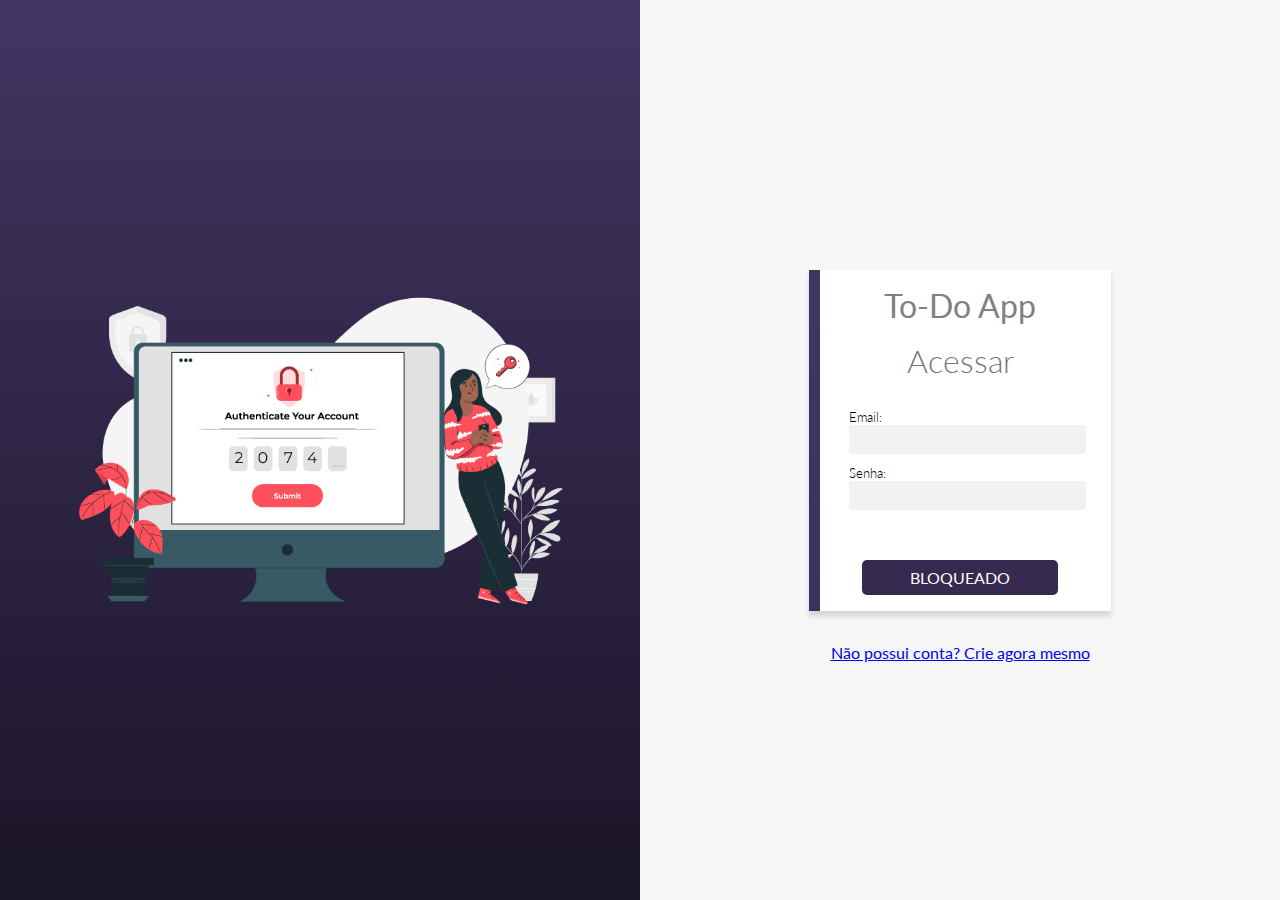
<file: checkpoint2-main/index.html>
<!DOCTYPE html>
<html lang="pt-BR">

<head>
  <meta charset="UTF-8">
  <meta http-equiv="X-UA-Compatible" content="IE=edge">
  <meta name="viewport" content="width=device-width, initial-scale=1.0">
  <title>To-Do App</title>

  <!-- ---------------- estilos compartilhados entre login e signup ---------------- -->
  <link rel="stylesheet" href="styles/acesso.css">
  <link rel="stylesheet" href="styles/spinner.css">

  <!-- ---------------------- lógica aplicada no login ----------------------- -->
</head>

<body>
  <div class="left">
    <img src="./assets/pessoa-login.png" alt="">
  </div>

  <div class="right">
    <form>
      <div class="form-header">
        <p>To-Do App</p>
      </div>
      <h1>Acessar</h1>


      <label>
        Email:
        <input id="inputEmail" type="text">
        <small id="emailValidacao"></small>
      </label>
      <label>
        Senha:
        <input id="inputPassword" type="password">
        <small id="senhaValidacao"></small>
      </label>

      <br>
      <small id="loginValidacao"></small>

      <button id="botaoSalvar" type="submit">Acessar</button>

    </form>
    <div class="ingressar">
      <a href="signup.html">Não possui conta? Crie agora mesmo</a>
    </div>
  </div>

  <script src="scripts/validacoes/utils.js"></script>
  <script src="scripts/login/index.js"></script>
  <script src="scripts/animations/spinner.js"></script>



</body>

</html>
</file>
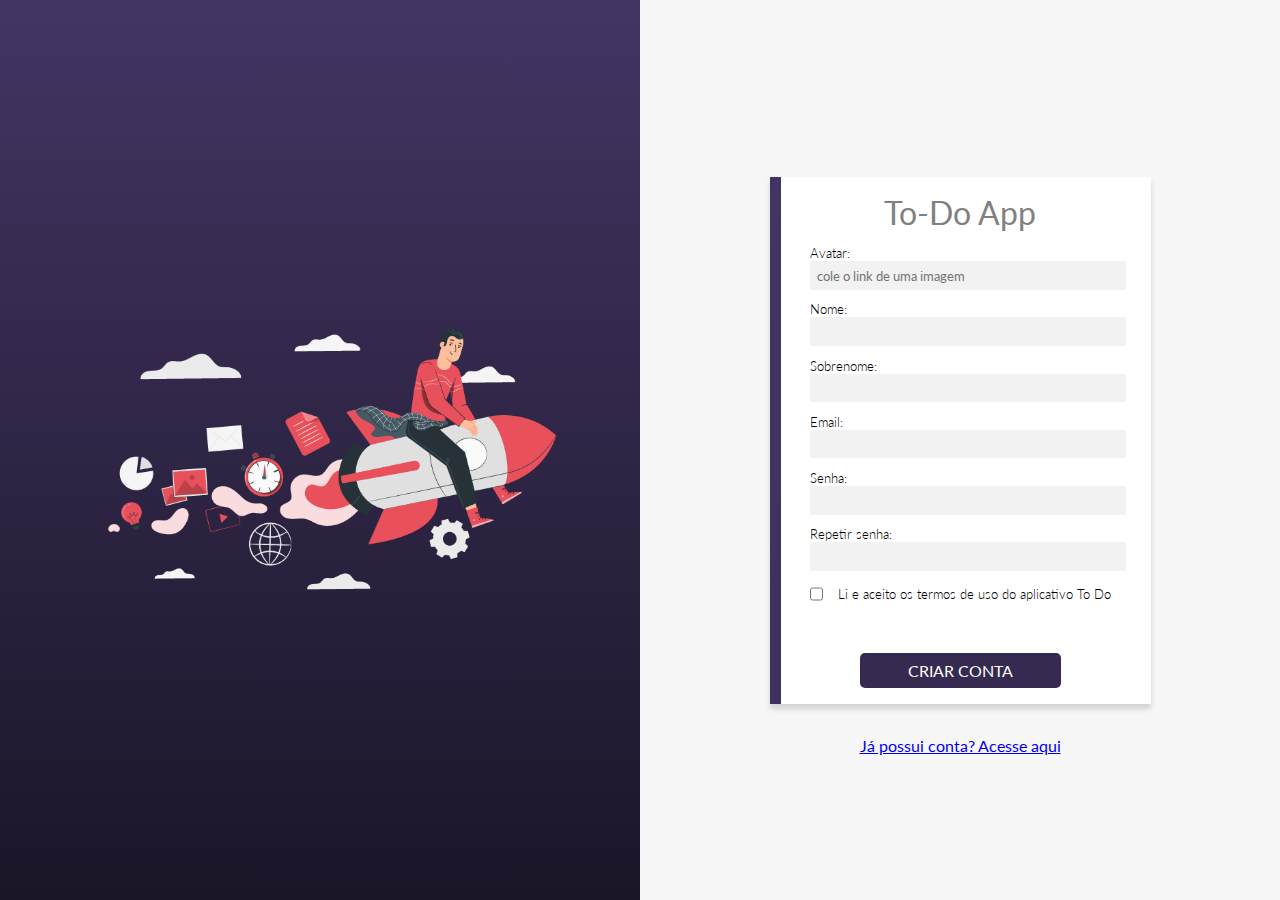
<file: checkpoint2-main/signup.html>
<!DOCTYPE html>
<html lang="pt-BR">

<head>
  <meta charset="UTF-8">
  <meta http-equiv="X-UA-Compatible" content="IE=edge">
  <meta name="viewport" content="width=device-width, initial-scale=1.0">
  <title>To-Do App</title>

  <!-- ---------------- estilos compartilhados entre login e signup ---------------- -->
  <link rel="stylesheet" href="styles/acesso.css">
  <link rel="stylesheet" href="styles/spinner.css">

</head>

<body>

  <div class="left">
    <img src="assets/pessoa-signup.png" alt="">
  </div>
  <div class="right">
    <form>
      <div class="form-header">
        <p>To-Do App</p>
      </div>

      <label>
        Avatar:
        <input id="avatar" type="text" placeholder="cole o link de uma imagem">
      </label>
      <label>
        Nome:
        <input id="nome" type="text">
        <small id="nomeValidacao"></small>
      </label>
      <label>
        Sobrenome:
        <input id="sobrenome" type="text">
        <small id="sobrenomeValidacao"></small>
      </label>
      <label>
        Email:
        <input id="email" type="text">
        <small id="emailValidacao"></small>
      </label>
      <label>
        Senha:
        <input id="senha" type="password">
        <small id="senhaValidacao"></small>
      </label>
      <label>
        Repetir senha:
        <input id="repeteSenha" type="password">
        <small id="repeteSenhaValidacao"></small>
      </label>

      <div id="termos">
        <input id="checkbox" class="form-check-input" type="checkbox" value="1">
        <label class="form-check-label" for="checkbox"> Li e aceito os termos de uso do aplicativo To Do
          <br><small id="termosValidacao"></small>
        </label>

      </div>
      <br>

      <small id="signupValidacao"></small>

      <button id="botaoSignup" type="submit">Criar conta</button>

    </form>
    <div class="ingressar">
      <a href="index.html">Já possui conta? Acesse aqui</a>
    </div>
  </div>

  <script src="scripts/validacoes/utils.js"></script>
  <script src="scripts/signup/signup.js"></script>
  <script src="scripts/animations/spinner.js"></script>
</body>

</html>
</file>
<file: checkpoint2-main/styles/acesso.css>
@import url("./common.css");

:root {
  --dark-color: #3f315e;
  --darker-color: #1b1528;
}

body {
  display: flex;
}

h1 {
  color: rgb(116, 116, 116);
  font-weight: 300;
  margin: 0.5em 0;
}

form {
  position: relative;
  max-width: 26em;
  background-color: white;
  display: flex;
  align-items: center;
  flex-direction: column;
  margin: 2em auto;
  box-shadow: 0 5px 5px lightgrey;
  padding: 1em 2.5em;
  box-sizing: border-box;
}

form:after {
  position: absolute;
  content: "";
  width: 0.7em;
  height: 100%;
  top: 0;
  left: 0;
  background: linear-gradient(var(--primary), var(--dark-color));
}

input {
  width: 100%;
  padding: 0.4em 0.5em;
  background-color: var(--app-grey);
  border: 1px solid var(--app-grey);
  border-radius: 0.2em;
}

input:focus {
  outline: none;
  border: 1px solid lightgrey;
}

label {
  width: 100%;
  font-weight: 300;
  margin-bottom: -0.1em;
  margin-top: 1em;
  font-size: 0.8em;
}

button {
  padding: 0.5em 3em;
  background-color: #362a50;
  color: white;
  margin-top: 2em;
  font-weight: 400;
  font-size: 1em;
  text-transform: uppercase;
  border-radius: 5px;
}

button:hover {
  background-color: var(--primary);
}

.form-header {
  color: grey;
  font-size: 2em;
}
.ingressar {
  text-align: center;
}
.left {
  width: 50%;
  background: linear-gradient(var(--primary), var(--darker-color));
  text-align: center;
  display: flex;
  align-items: center;
  justify-content: center;
}
.left img {
  width: 80%;
}
.right {
  width: 50%;
  display: flex;
  flex-direction: column;
  align-items: center;
  justify-content: center;
}

#termos {
  display: flex;
  margin-top: 1em;
}

#termos label {
  margin: 0;
}

#termos #checkbox {
  width: fit-content;
  margin-right: 15px;
}
</file>
<file: checkpoint2-main/styles/spinner.css>
.loader {
  background-color: rgb(199, 166, 230);
  border: 16px solid purple;
  border-top: 16px solid pink;
  border-radius: 50%;
  width: 100px;
  height: 100px;
  animation: spin 2.5s linear infinite;

  position: absolute;
  top: 0;
  bottom: 0;
  left: 0;
  right: 0;
  margin: auto;
}

@keyframes spin {
  0% {
    transform: rotate(0deg);
  }
  100% {
    transform: rotate(360deg);
  }
}

.hidden {
  display: none;
}
</file>
